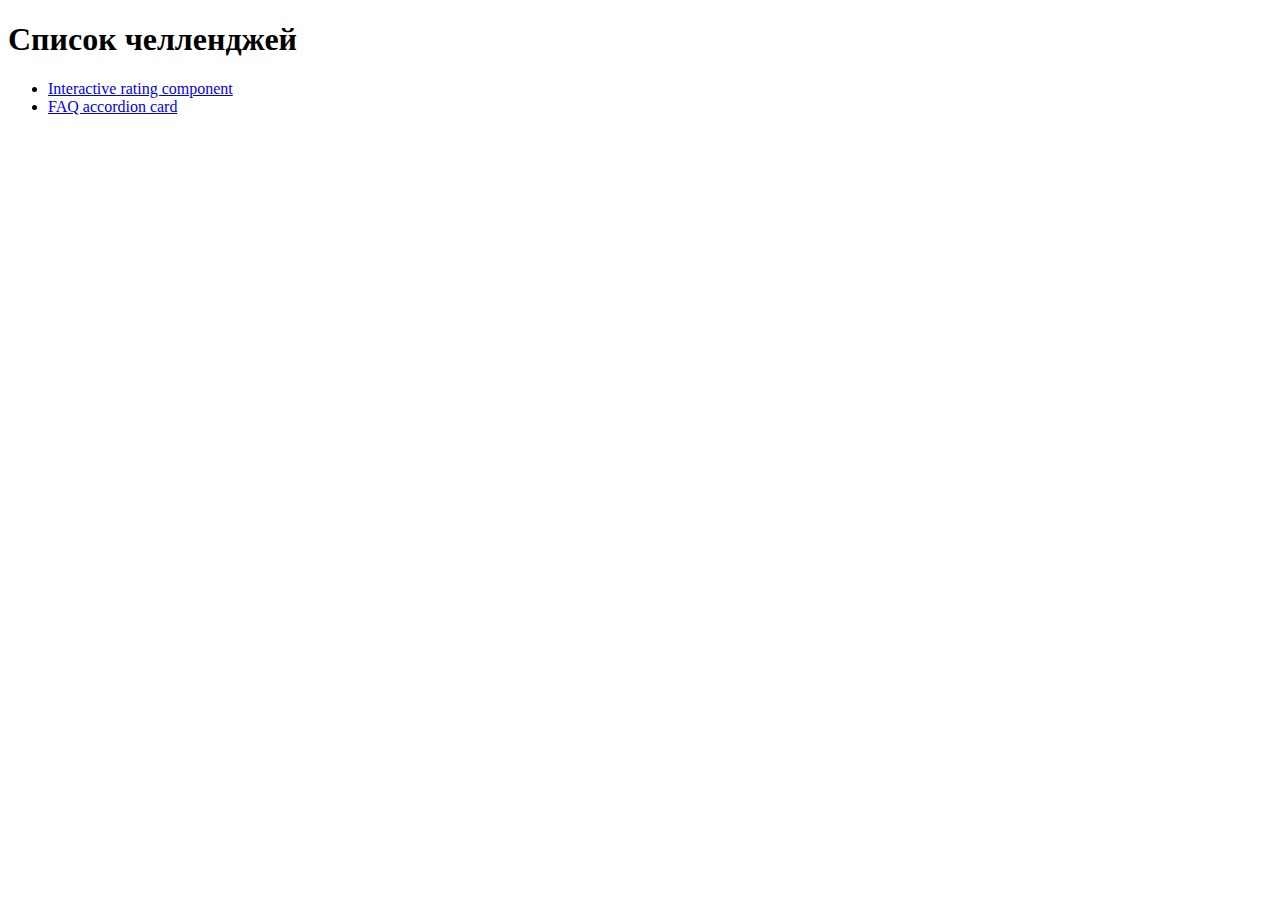
<file: index.html>
<!DOCTYPE html>
<html lang="en">
  <head>
    <meta charset="UTF-8" />
    <meta http-equiv="X-UA-Compatible" content="IE=edge" />
    <meta name="viewport" content="width=device-width, initial-scale=1.0" />
    <title>Challenges list</title>
  </head>
  <body>
    <h1>Список челленджей</h1>
    <ul>
      <li>
        <a href="Interactive-rating-component/index.html"
          >Interactive rating component</a
        >
      </li>
      <li>
        <a href="FAQ-accordion-card/index.html">FAQ accordion card</a>
      </li>
    </ul>
  </body>
</html>
</file>
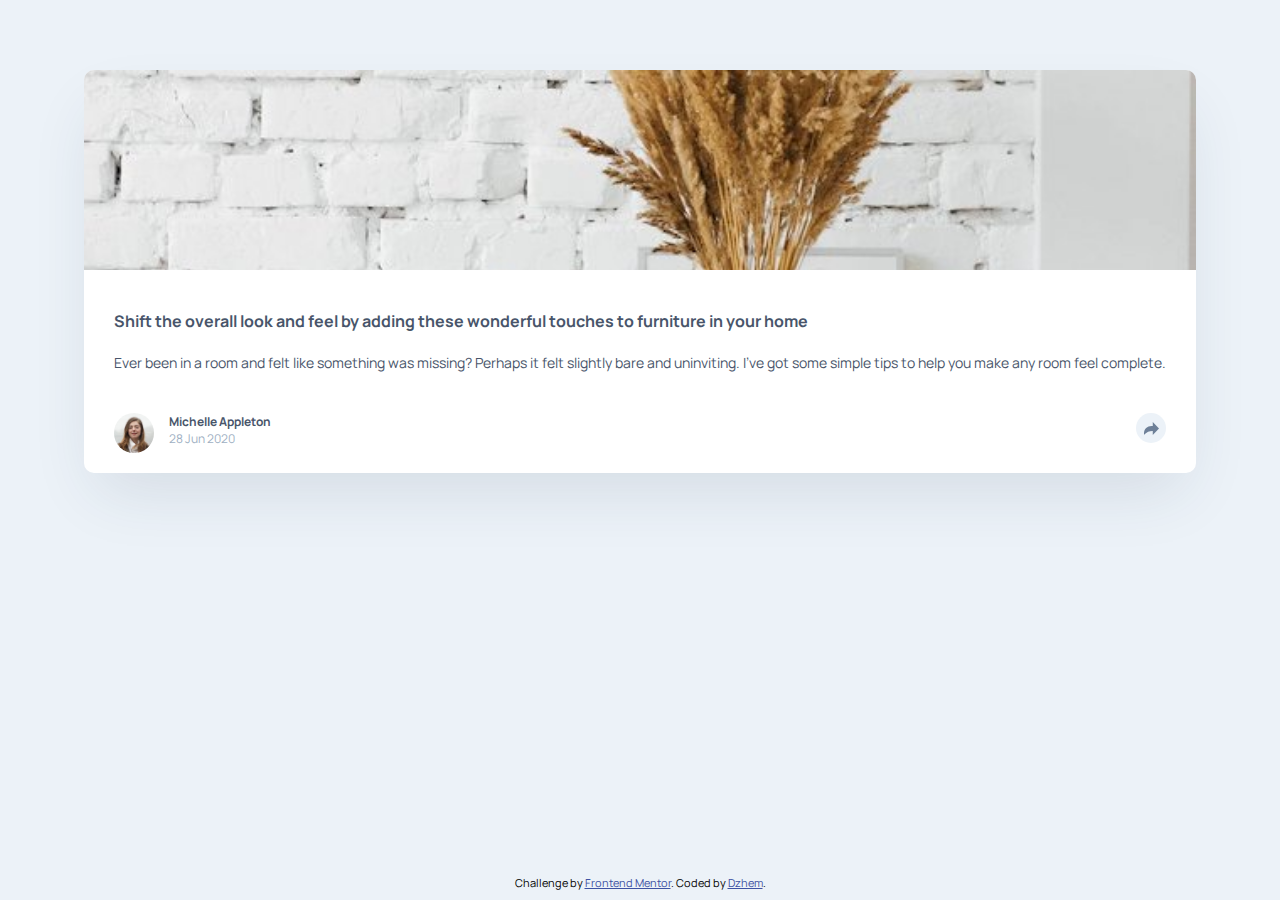
<file: Article-preview-component/index.html>
<!DOCTYPE html>
<html lang="en">
  <head>
    <meta charset="UTF-8" />
    <meta name="viewport" content="width=device-width, initial-scale=1.0" />
    <!-- displays site properly based on user's device -->

    <link
      rel="icon"
      type="image/png"
      sizes="32x32"
      href="./images/favicon-32x32.png"
    />

    <title>Frontend Mentor | Article preview component</title>

    <link rel="stylesheet" href="style.css" />
  </head>
  <body>
    <div class="article-prev">
      <div class="article-prev__image">
        <img src="images/drawers.jpg" alt="drawers" />
      </div>
      <div class="article-prev__content">
        <h2 class="article-prev__title">
          Shift the overall look and feel by adding these wonderful touches to
          furniture in your home
        </h2>
        <div class="article-prev__text">
          Ever been in a room and felt like something was missing? Perhaps it
          felt slightly bare and uninviting. I’ve got some simple tips to help
          you make any room feel complete.
        </div>
      </div>
      <div class="article-prev__footer">
        <div class="article-prev__footer__main">
          <div class="article-prev__author-avatar">
            <img src="images/avatar-michelle.jpg" alt="" />
          </div>
          <div class="article-prev__footer__info">
            <div class="article-prev__author-name">Michelle Appleton</div>
            <div class="article-prev__article-date">28 Jun 2020</div>
          </div>
          <button class="article-prev__footer__sharebtn"></button>
        </div>
        <div class="article-prev__footer__social"></div>
      </div>
    </div>

    <div class="attribution">
      Challenge by
      <a href="https://www.frontendmentor.io?ref=challenge" target="_blank"
        >Frontend Mentor</a
      >. Coded by <a href="https://github.com/Dzhem">Dzhem</a>.
    </div>
  </body>
</html>
</file>
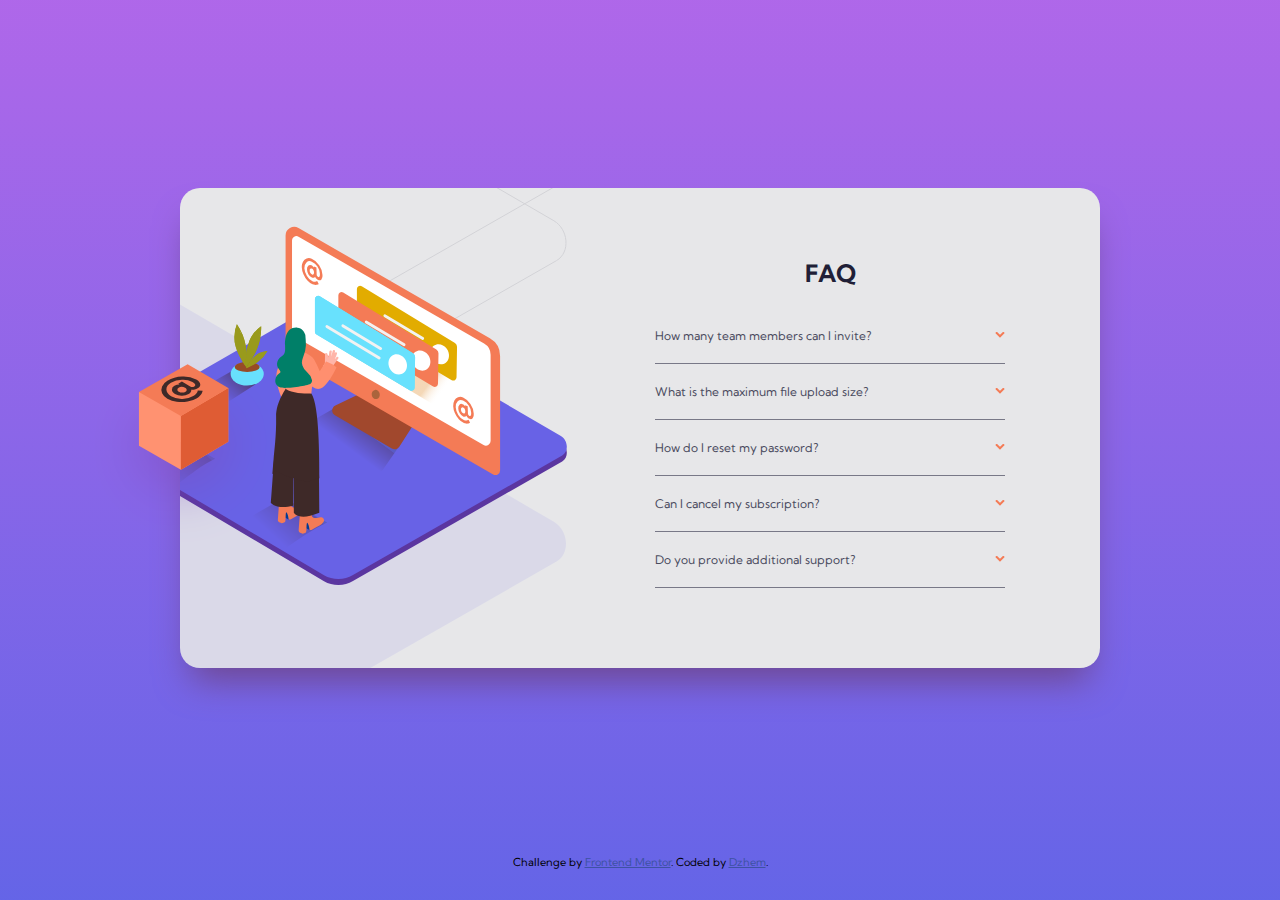
<file: FAQ-accordion-card/index.html>
<!DOCTYPE html>
<html lang="en">
  <head>
    <meta charset="UTF-8" />
    <meta name="viewport" content="width=device-width, initial-scale=1.0" />
    <!-- displays site properly based on user's device -->

    <link
      rel="icon"
      type="image/png"
      sizes="32x32"
      href="./images/favicon-32x32.png"
    />
    <link rel="stylesheet" href="style.css" />

    <title>Frontend Mentor | FAQ Accordion Card</title>
  </head>
  <body>
    <div class="faq-wrap">
      <div class="faq-block">
        <div class="faq-img">
          <picture>
            <source
              srcset="images/illustration-woman-online-desktop.svg"
              media="(min-width: 1024px)"
            />
            <img src="images/illustration-woman-online-mobile.svg" alt="" />
          </picture>
        </div>
        <h1 class="faq-title">FAQ</h1>
        <ul class="faq-list">
          <li class="faq-item">
            <div class="question">How many team members can I invite?</div>
            <div class="answer">
              You can invite up to 2 additional users on the Free plan. There is
              no limit on team members for the Premium plan.
            </div>
          </li>
          <li class="faq-item">
            <div class="question">What is the maximum file upload size?</div>
            <div class="answer">
              No more than 2GB. All files in your account must fit your allotted
              storage space.
            </div>
          </li>
          <li class="faq-item">
            <div class="question">How do I reset my password?</div>
            <div class="answer">
              Click “Forgot password” from the login page or “Change password”
              from your profile page. A reset link will be emailed to you.
            </div>
          </li>
          <li class="faq-item">
            <div class="question">Can I cancel my subscription?</div>
            <div class="answer">
              Yes! Send us a message and we’ll process your request no questions
              asked.
            </div>
          </li>
          <li class="faq-item">
            <div class="question">Do you provide additional support?</div>
            <div class="answer">
              Chat and email support is available 24/7. Phone lines are open
              during normal business hours.
            </div>
          </li>
        </ul>
      </div>
    </div>

    <div class="attribution">
      Challenge by
      <a href="https://www.frontendmentor.io?ref=challenge" target="_blank"
        >Frontend Mentor</a
      >. Coded by <a href="https://github.com/Dzhem">Dzhem</a>.
    </div>

    <script src="script.js"></script>
  </body>
</html>
</file>
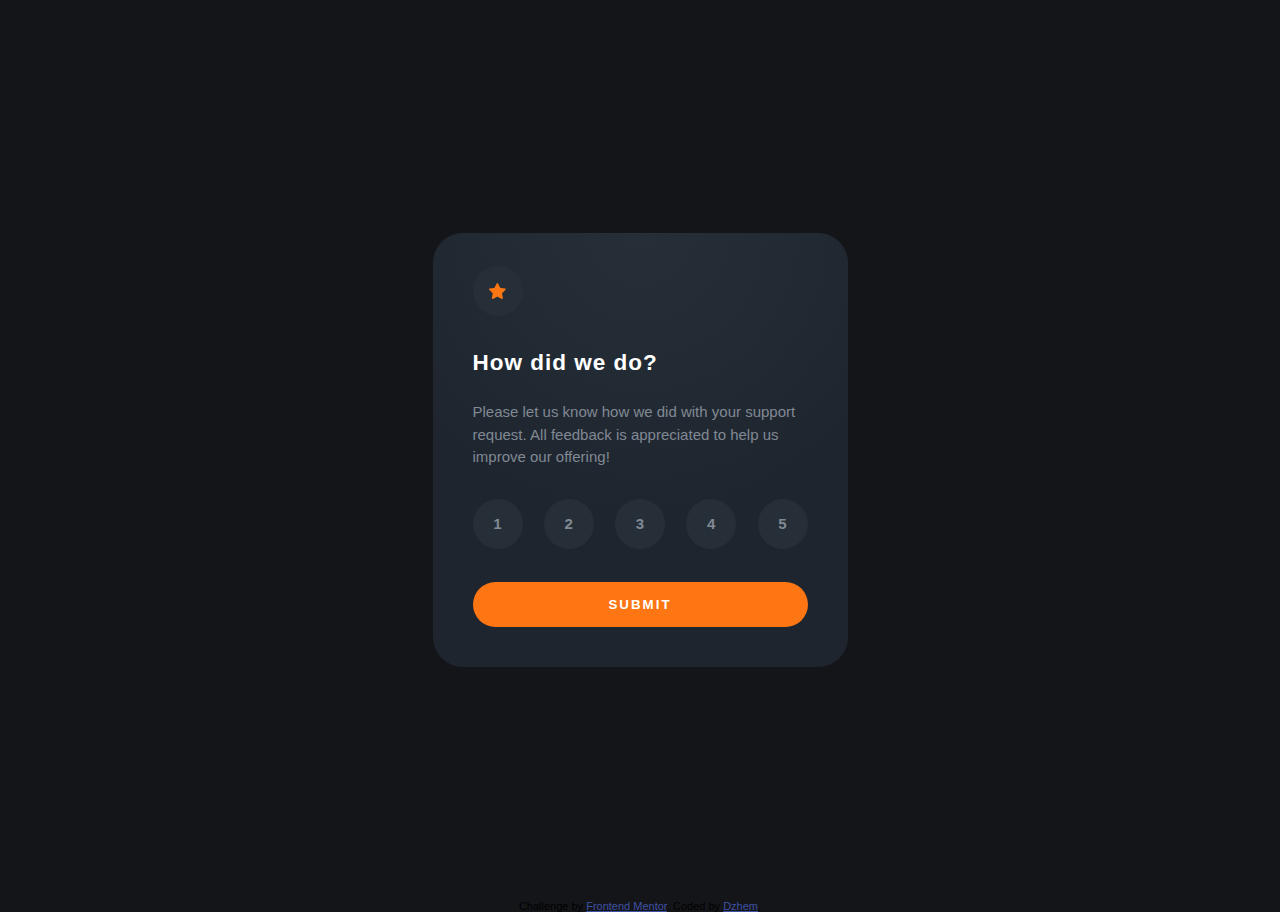
<file: Interactive-rating-component/index.html>
<!DOCTYPE html>
<html lang="en">
  <head>
    <meta charset="UTF-8" />
    <meta name="viewport" content="width=device-width, initial-scale=1.0" />
    <!-- displays site properly based on user's device -->

    <link
      rel="icon"
      type="image/png"
      sizes="32x32"
      href="./images/favicon-32x32.png"
    />
    <link rel="stylesheet" href="style.css" />

    <title>Frontend Mentor | Interactive rating component</title>
  </head>
  <body>
    <!-- Rating state start -->
    <div id="raiting-wrap">
      <div class="raiting-block">
        <h2 class="raiting-title">How did we do?</h2>
        <p class="raiting-text">
          Please let us know how we did with your support request. All feedback
          is appreciated to help us improve our offering!
        </p>
        <ul class="raiting-items">
          <li class="raiting-item">1</li>
          <li class="raiting-item">2</li>
          <li class="raiting-item">3</li>
          <li class="raiting-item">4</li>
          <li class="raiting-item">5</li>
        </ul>
        <button class="raiting-btn">Submit</button>
      </div>
    </div>
    <!-- Rating state end -->

    <!-- Thank you state start -->

    <!-- Thank you state end -->

    <div class="attribution">
      Challenge by
      <a href="https://www.frontendmentor.io?ref=challenge" target="_blank"
        >Frontend Mentor</a
      >. Coded by <a href="https://github.com/Dzhem">Dzhem</a>.
    </div>
    <script src="script.js"></script>
  </body>
</html>
</file>
<file: Article-preview-component/style.css>
@import url("https://fonts.googleapis.com/css2?family=Manrope:wght@500;700&display=swap");

:root {
  --very-dark-grayish-blue: hsl(217, 19%, 35%);
  --desaturated-dark-blue: hsl(214, 17%, 51%);
  --grayish-blue: hsl(212, 23%, 69%);
  --light-grayish-blue: hsl(210, 46%, 95%);
  --white: hsl(0, 0%, 100%);

  font-size: 10px;
}

* {
  margin: 0;
  padding: 0;
  box-sizing: border-box;
}

html {
  /* font-size: var(--font-size); */
  font-family: "Manrope", sans-serif;
}

body {
  min-height: 100vh;
  display: flex;
  flex-direction: column;
  justify-content: space-between;
  font-size: 62.5%;
  padding: 70px 25px 10px;
  background-color: var(--light-grayish-blue);
}

.attribution {
  font-size: 1.1rem;
  text-align: center;
}
.attribution a {
  color: hsl(228, 45%, 44%);
}

.article-prev {
  margin: 0 auto;
  border-radius: 10px;
  overflow: hidden;
  background-color: var(--white);
  padding-bottom: 20px;
  -webkit-box-shadow: 0px 29px 61px -13px rgba(34, 60, 80, 0.12);
  -moz-box-shadow: 0px 29px 61px -13px rgba(34, 60, 80, 0.12);
  box-shadow: 0px 29px 61px -13px rgba(34, 60, 80, 0.12);
}

.article-prev__image {
  max-height: 200px;
  overflow: hidden;
  margin-bottom: 40px;
}

.article-prev__image img {
  width: 100%;
  height: auto;
}

.article-prev__content,
.article-prev__footer {
  padding: 0 30px;
  color: var(--very-dark-grayish-blue);
}

.article-prev__content {
  margin-bottom: 40px;
}

.article-prev__title {
  font-size: 1.6rem;
  margin-bottom: 20px;
}

.article-prev__text {
  font-size: 1.4rem;
  line-height: 1.5;
}

.article-prev__footer__main {
  display: flex;
  gap: 15px;
  justify-content: space-between;
}

.article-prev__author-avatar {
  width: 40px;
  height: 40px;
  border-radius: 50%;
  overflow: hidden;
}

.article-prev__author-avatar img {
  width: 100%;
  height: auto;
}

.article-prev__footer__info {
  flex-grow: 1;
  font-size: 1.2rem;
}

.article-prev__author-name {
  font-weight: 700;
}

.article-prev__article-date {
  color: var(--grayish-blue);
}

.article-prev__footer__sharebtn {
  width: 30px;
  height: 30px;
  border: none;
  background-image: url(images/icon-share.svg);
  background-repeat: no-repeat;
  background-position: center center;
  background-color: var(--light-grayish-blue);
  border-radius: 50%;
  cursor: pointer;
}
</file>
<file: FAQ-accordion-card/style.css>
@import url("https://fonts.googleapis.com/css2?family=Kumbh+Sans:wght@400;700&display=swap");

:root {
  --very-dark-desaturated-blue: hsl(238, 29%, 16%);
  --soft-red: hsl(14, 88%, 65%);
  --soft-violet: hsl(273, 75%, 66%);
  --soft-violet-shadow: hsl(272deg 34% 42%);
  --soft-blue: hsl(240, 73%, 65%);
  --very-dark-grayish-blue: hsl(237, 12%, 33%);
  --dark-grayish-blue: hsl(240, 6%, 50%);
  --light-grayish-blue: hsl(240, 5%, 91%);
  --title: #211f37;
  font-size: 12px;
  font-family: "Kumbh Sans", sans-serif;
}

* {
  margin: 0;
  padding: 0;
  box-sizing: border-box;
}

body {
  min-width: 100vw;
  min-height: 100vh;
  background: linear-gradient(180deg, var(--soft-violet), var(--soft-blue));
}

.faq-wrap {
  min-width: 100vw;
  min-height: 95vh;
  padding: 148px 24px 0px;
}

.faq-block {
  min-width: 100%;
  background-color: var(--light-grayish-blue);
  border-radius: 20px;
  padding: 130px 24px 38px;
  -webkit-box-shadow: 0px 23px 35px -11px var(--soft-violet-shadow);
  -moz-box-shadow: 0px 23px 35px -11px var(--soft-violet-shadow);
  box-shadow: 0px 23px 35px -11px var(--soft-violet-shadow);
  color: var(--very-dark-desaturated-blue);
  position: relative;
}

.faq-img {
  position: absolute;
  width: 198px;
  height: auto;
  left: 50%;
  top: -90px;
  transform: translateX(-50%);
}

.faq-img::before {
  content: "";
  display: block;
  width: 198px;
  height: 91px;
  background-image: url(images/bg-pattern-mobile.svg);
  background-repeat: no-repeat;
  background-position: center center;
  background-size: contain;
  position: absolute;
  bottom: -28px;
  z-index: -1;
}

.faq-title {
  text-align: center;
  font-size: 24px;
  font-weight: 700;
  color: var(--title);
  margin-bottom: 20px;
}

.faq-list {
  list-style: none;
}

.faq-item {
  border-bottom: 1px solid var(--dark-grayish-blue);
}

.question {
  padding: 20px 0;
  position: relative;
  color: var(--very-dark-grayish-blue);
  cursor: pointer;
  -webkit-tap-highlight-color: transparent;
}

.question::before {
  content: "";
  display: block;
  width: 10px;
  height: 7px;
  background-image: url(images/icon-arrow-down.svg);
  position: absolute;
  right: 0;
  top: 50%;
  transform: translateY(-50%);
  transition: transform 0.5s;
}

.question.active {
  font-weight: 700;
  color: var(--title);
}

.question.active::before {
  transform: translateY(-50%) rotate(180deg);
}

.question.active + .answer {
  display: block;
}

.answer {
  display: none;
  margin-bottom: 20px;

  color: var(--dark-grayish-blue);
}

.attribution {
  font-size: 11px;
  text-align: center;
}
.attribution a {
  color: hsl(228, 45%, 44%);
}

@media (min-width: 1024px) {
  .faq-wrap {
    padding: 1% 0;
    display: flex;
    justify-content: center;
    align-items: center;
  }
  .faq-block {
    min-width: auto;
    flex-basis: 920px;
    margin: 0 auto;
    display: flex;
    justify-content: space-between;
    align-content: start;
    flex-direction: column;
    padding: 70px 95px 80px 475px;
  }

  .faq-img {
    position: absolute;
    width: 387px;
    height: 100%;
    left: 0;
    top: 0;
    transform: translateX(0);
    overflow: hidden;
  }

  .faq-img img {
    position: absolute;
    right: 0;
    top: 38px;
  }

  .faq-img::before {
    right: 0;
    top: -319px;
    position: absolute;
    background-image: url(images/bg-pattern-desktop.svg);
    width: 966px;
    height: 945px;
  }

  .faq-block::after {
    content: "";
    display: block;
    width: 191px;
    height: 184px;
    background-image: url(images/illustration-box-desktop.svg);
    position: absolute;
    left: -92px;
    top: 174px;
  }
}
</file>
<file: Interactive-rating-component/style.css>
:root {
  --orange: #fe7613;
  --white: #ffffff;
  --light-grey: #818994;
  --medium-grey: #262f38;
  --dark-blue: #1e252f;
  --very-dark-blue: #141519;
}

@import url("https://fonts.googleapis.com/css2?family=Overpass:wght@400;700&display=swap");

* {
  box-sizing: border-box;
  margin: 0;
  padding: 0;
}

body {
  font-size: 15px;
  font-family: "Overpass", sans-serif;
  background-color: var(--very-dark-blue);
  margin: 0;
  padding: 0;
}

#raiting-wrap {
  min-width: 100vw;
  min-height: 100vh;
  padding: 0 23px;
  display: flex;
  justify-content: center;
  align-items: center;
}

.raiting-block,
.thanks-block {
  color: var(--light-grey);
  background-color: var(--dark-blue);
  background: radial-gradient(
    circle at top,
    var(--medium-grey) 0%,
    var(--dark-blue) 60%
  );
  margin: 0 auto;
  max-width: 415px;
  padding: 90px 20px 20px;
  border-radius: 30px;
  position: relative;
}

.thanks-block {
  padding: 150px 20px 20px;
}

.raiting-block::before,
.thanks-block::before {
  content: "";
  display: block;
  position: absolute;
  background-repeat: no-repeat;
  background-position: center center;
}

.raiting-block::before {
  background-color: var(--medium-grey);
  width: 50px;
  height: 50px;
  top: 25px;
  border-radius: 50%;
  background-image: url(images/icon-star.svg);
}

.thanks-block::before {
  background-image: url(images/illustration-thank-you.svg);
  background-size: contain;
  background-repeat: no-repeat;
  width: 145px;
  height: 96px;
  left: 50%;
  top: 33px;
  transform: translateX(-50%);
}

.raiting-title {
  color: var(--white);
  margin: 0;
  letter-spacing: 1px;
  margin-bottom: 25px;
}

.raiting-text {
  line-height: 1.4rem;
  margin-bottom: 30px;
}

.raiting-items {
  list-style: none;
  display: flex;
  justify-content: space-between;
  padding: 0;
  margin: 0;
  margin-bottom: 33px;
}

.raiting-item {
  background-color: var(--medium-grey);
  width: 50px;
  height: 50px;
  display: flex;
  justify-content: center;
  align-items: center;
  border-radius: 50%;
  font-weight: 700;
  transition: background-color 0.3s, color 0.3s;
  cursor: pointer;
  -webkit-tap-highlight-color: rgba(0, 0, 0, 0);
}

.raiting-items .active {
  background-color: var(--light-grey);
  color: var(--white);
}

.raiting-btn {
  background-color: var(--orange);
  color: var(--white);
  border: none;
  width: 100%;
  height: 45px;
  margin: 0 auto;
  display: flex;
  justify-content: center;
  align-items: center;
  border-radius: 25px;
  text-transform: uppercase;
  letter-spacing: 2px;
  font-weight: 700;
  transition: background-color 0.3s, color 0.3s;
  cursor: pointer;
  -webkit-tap-highlight-color: rgba(0, 0, 0, 0);
}

.riating-info {
  background-color: var(--medium-grey);
  color: var(--orange);
  margin: 0 auto;
  width: 190px;
  height: 30px;
  display: flex;
  justify-content: center;
  align-items: center;
  border-radius: 15px;
  margin-bottom: 40px;
}

.thanks-title {
  color: var(--white);
  text-align: center;
  margin-bottom: 25px;
  letter-spacing: 1px;
}

.thanks-text {
  line-height: 1.4rem;
  text-align: center;
}

.attribution {
  font-size: 11px;
  text-align: center;
}
.attribution a {
  color: hsl(228, 45%, 44%);
}

@media (min-width: 425px) {
  .raiting-block {
    padding: 117px 40px 40px;
  }

  .thanks-block {
    padding: 185px 40px 40px;
  }

  .raiting-block::before {
    top: 33px;
  }

  .thanks-block::before {
    width: 162px;
    height: 108px;
  }
}

@media (hover: hover) {
  .raiting-item:hover,
  .raiting-items .active:hover {
    background-color: var(--orange);
    color: var(--white);
  }

  .raiting-btn:hover {
    background-color: var(--white);
    color: var(--orange);
  }
}
</file>
